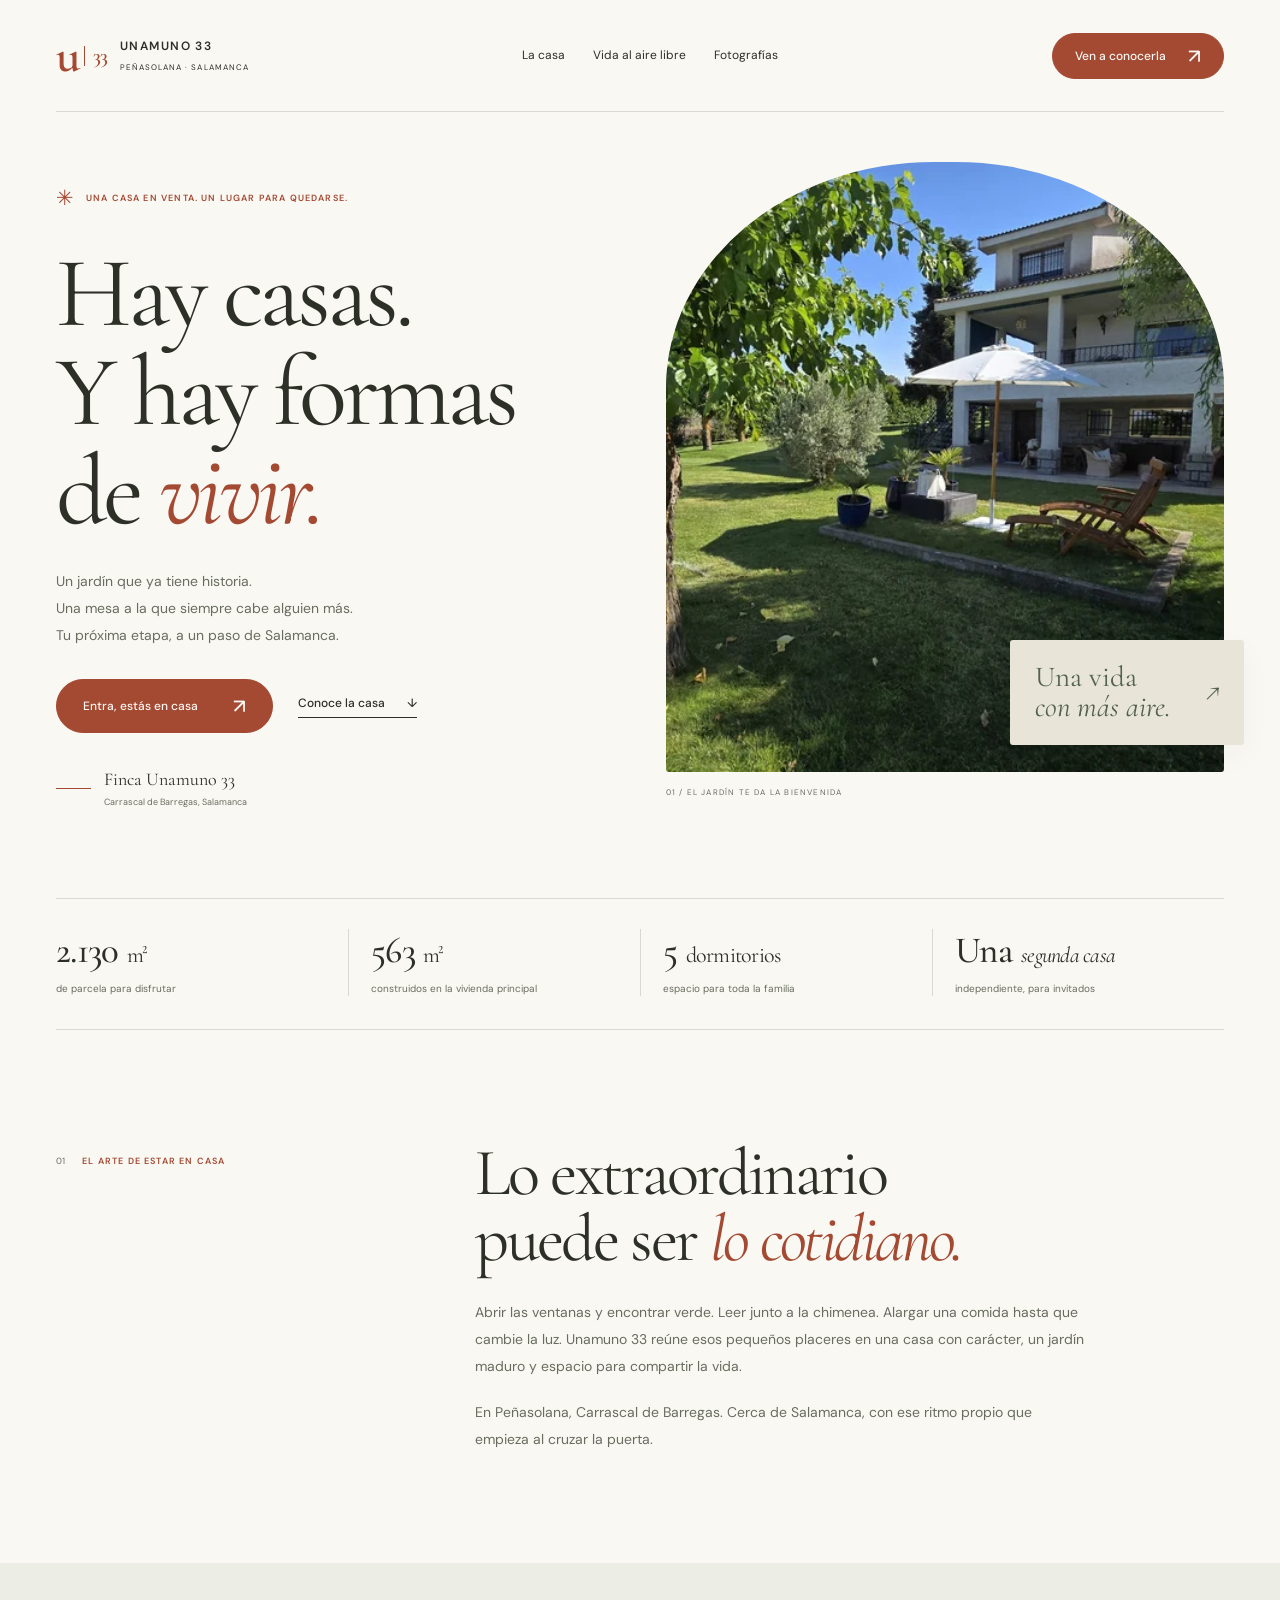
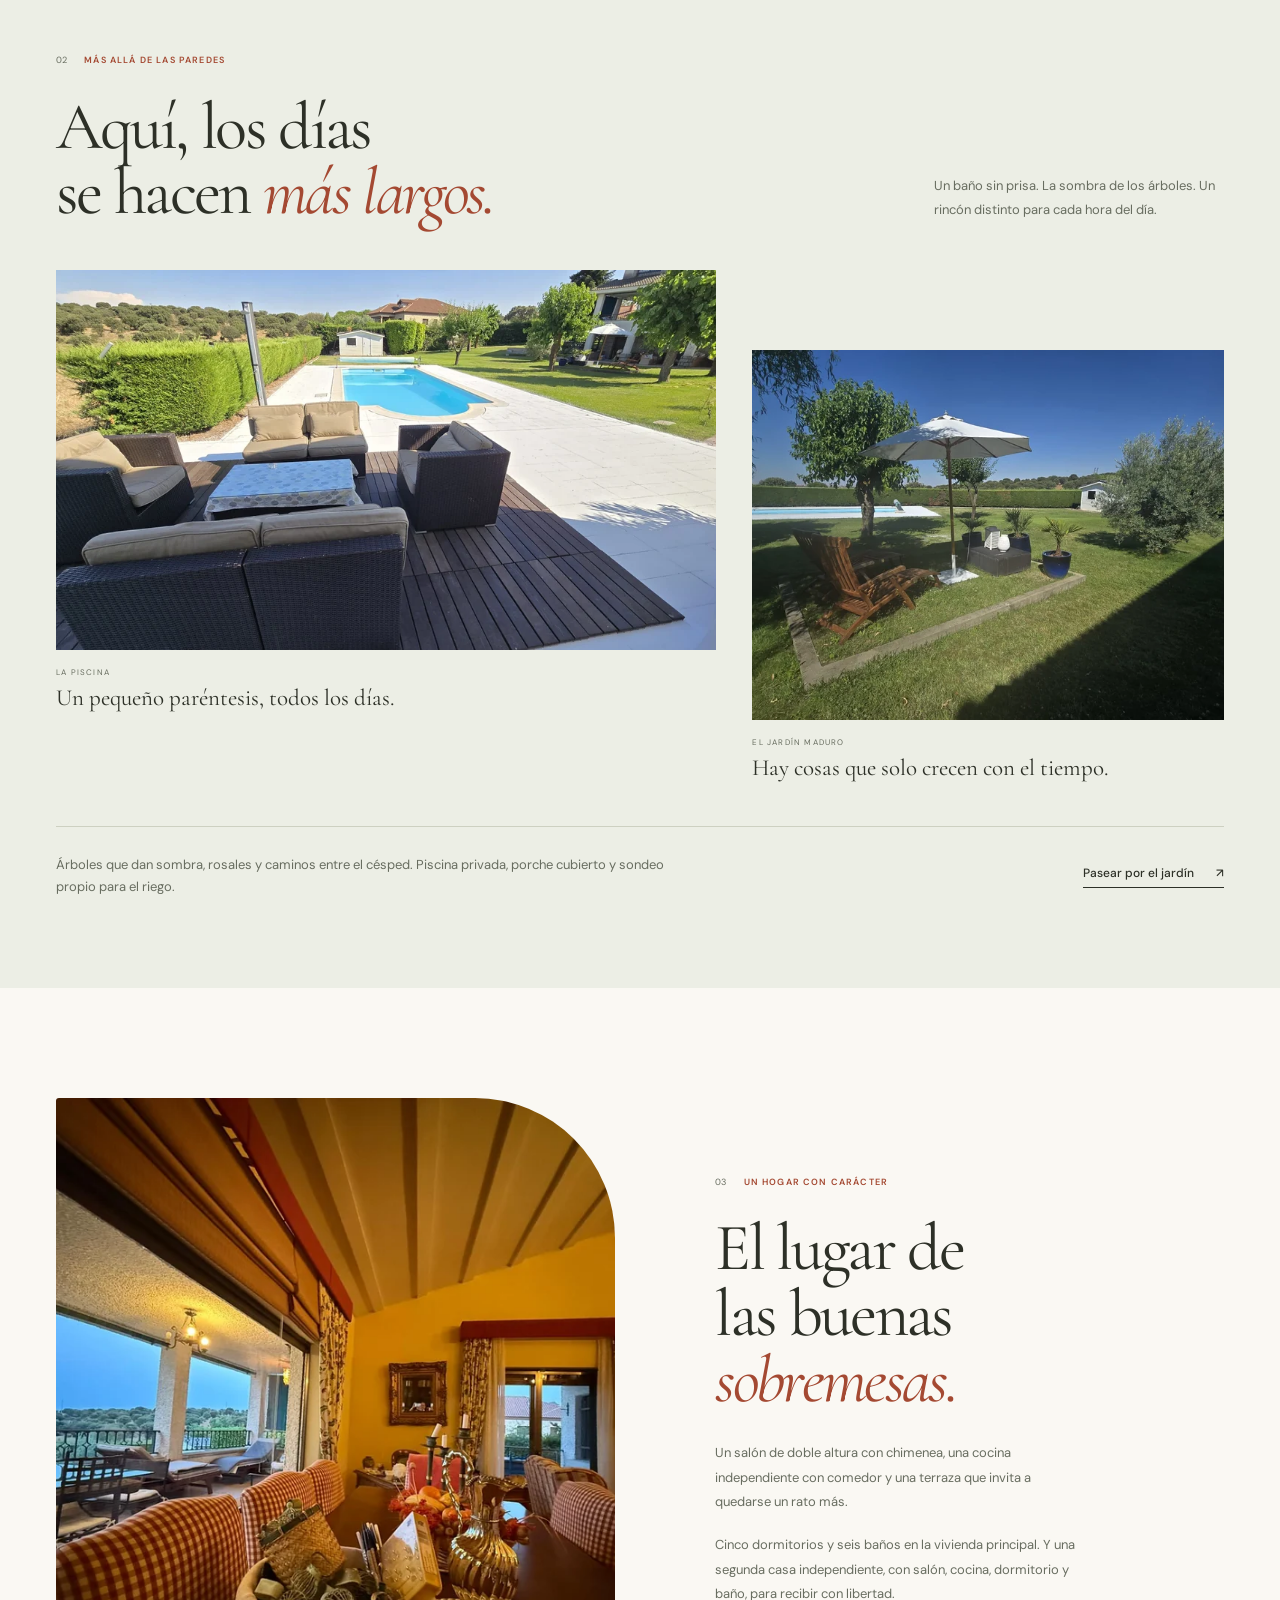
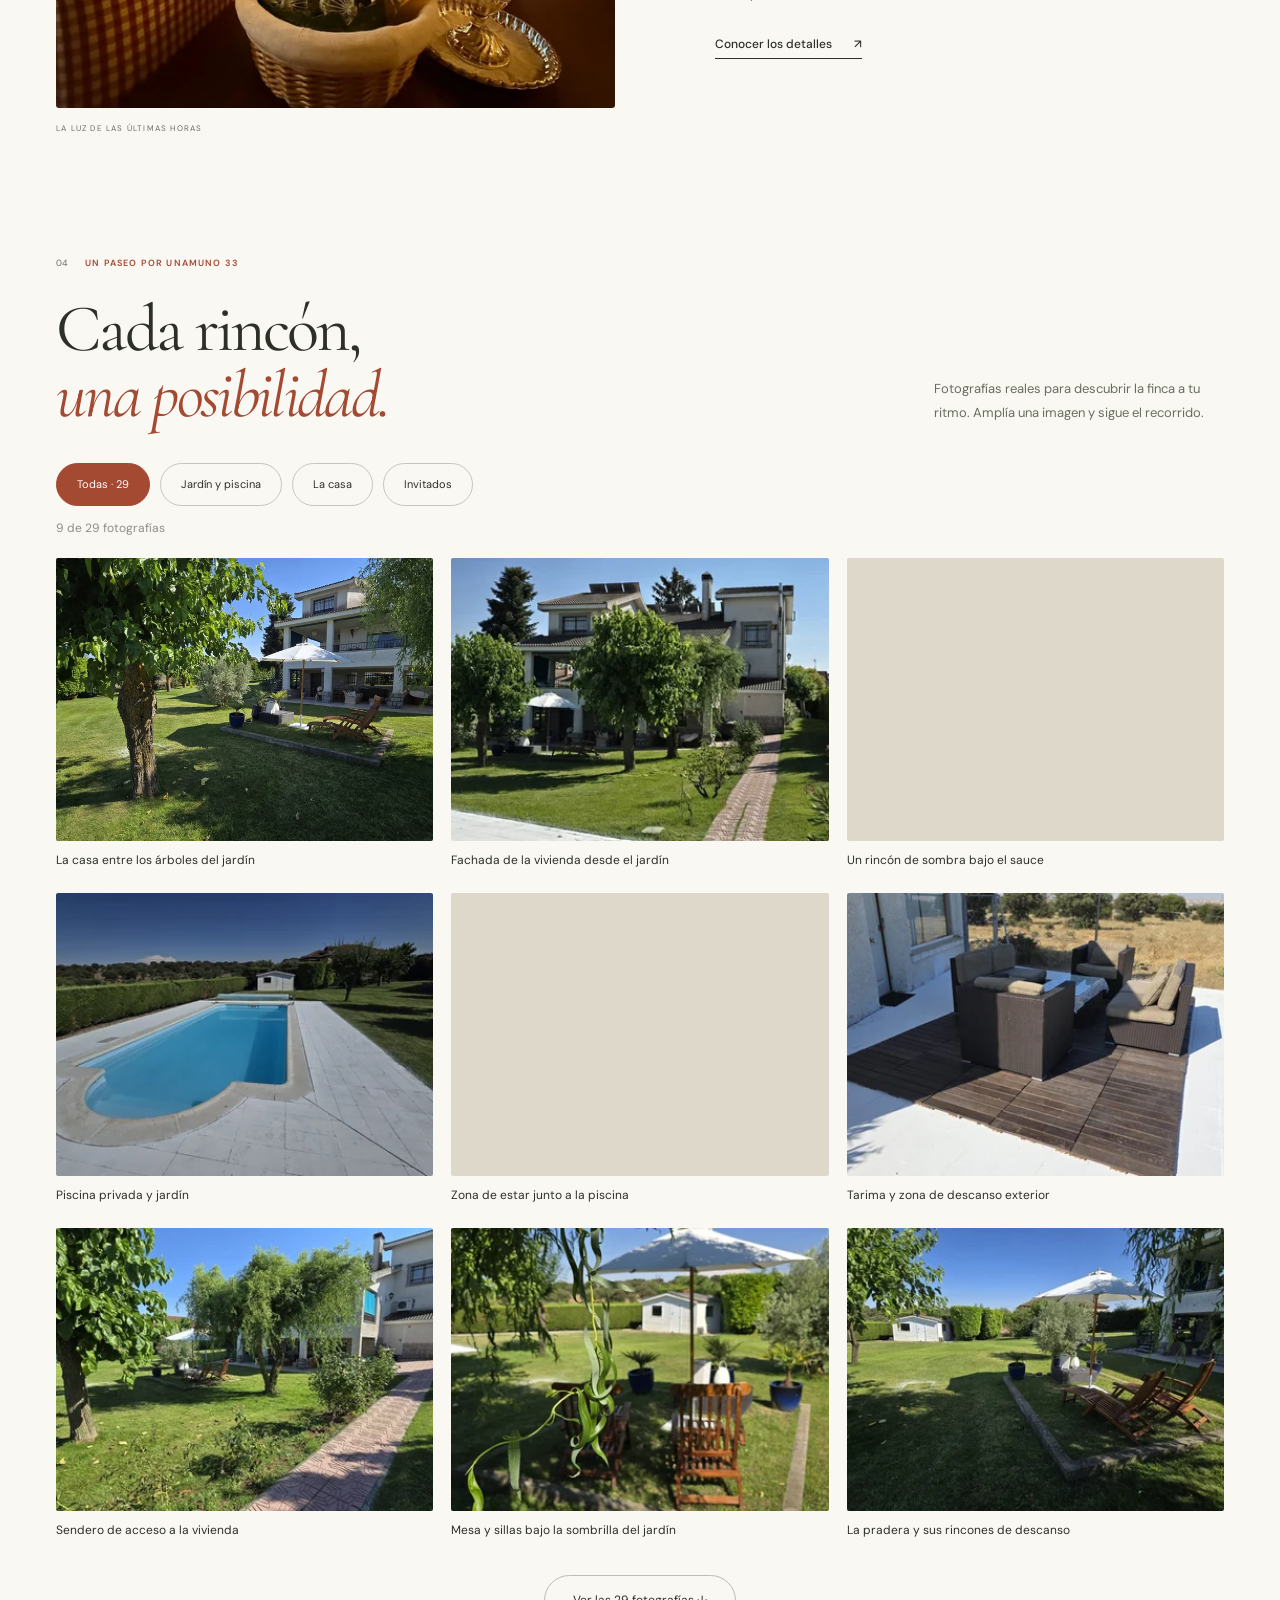
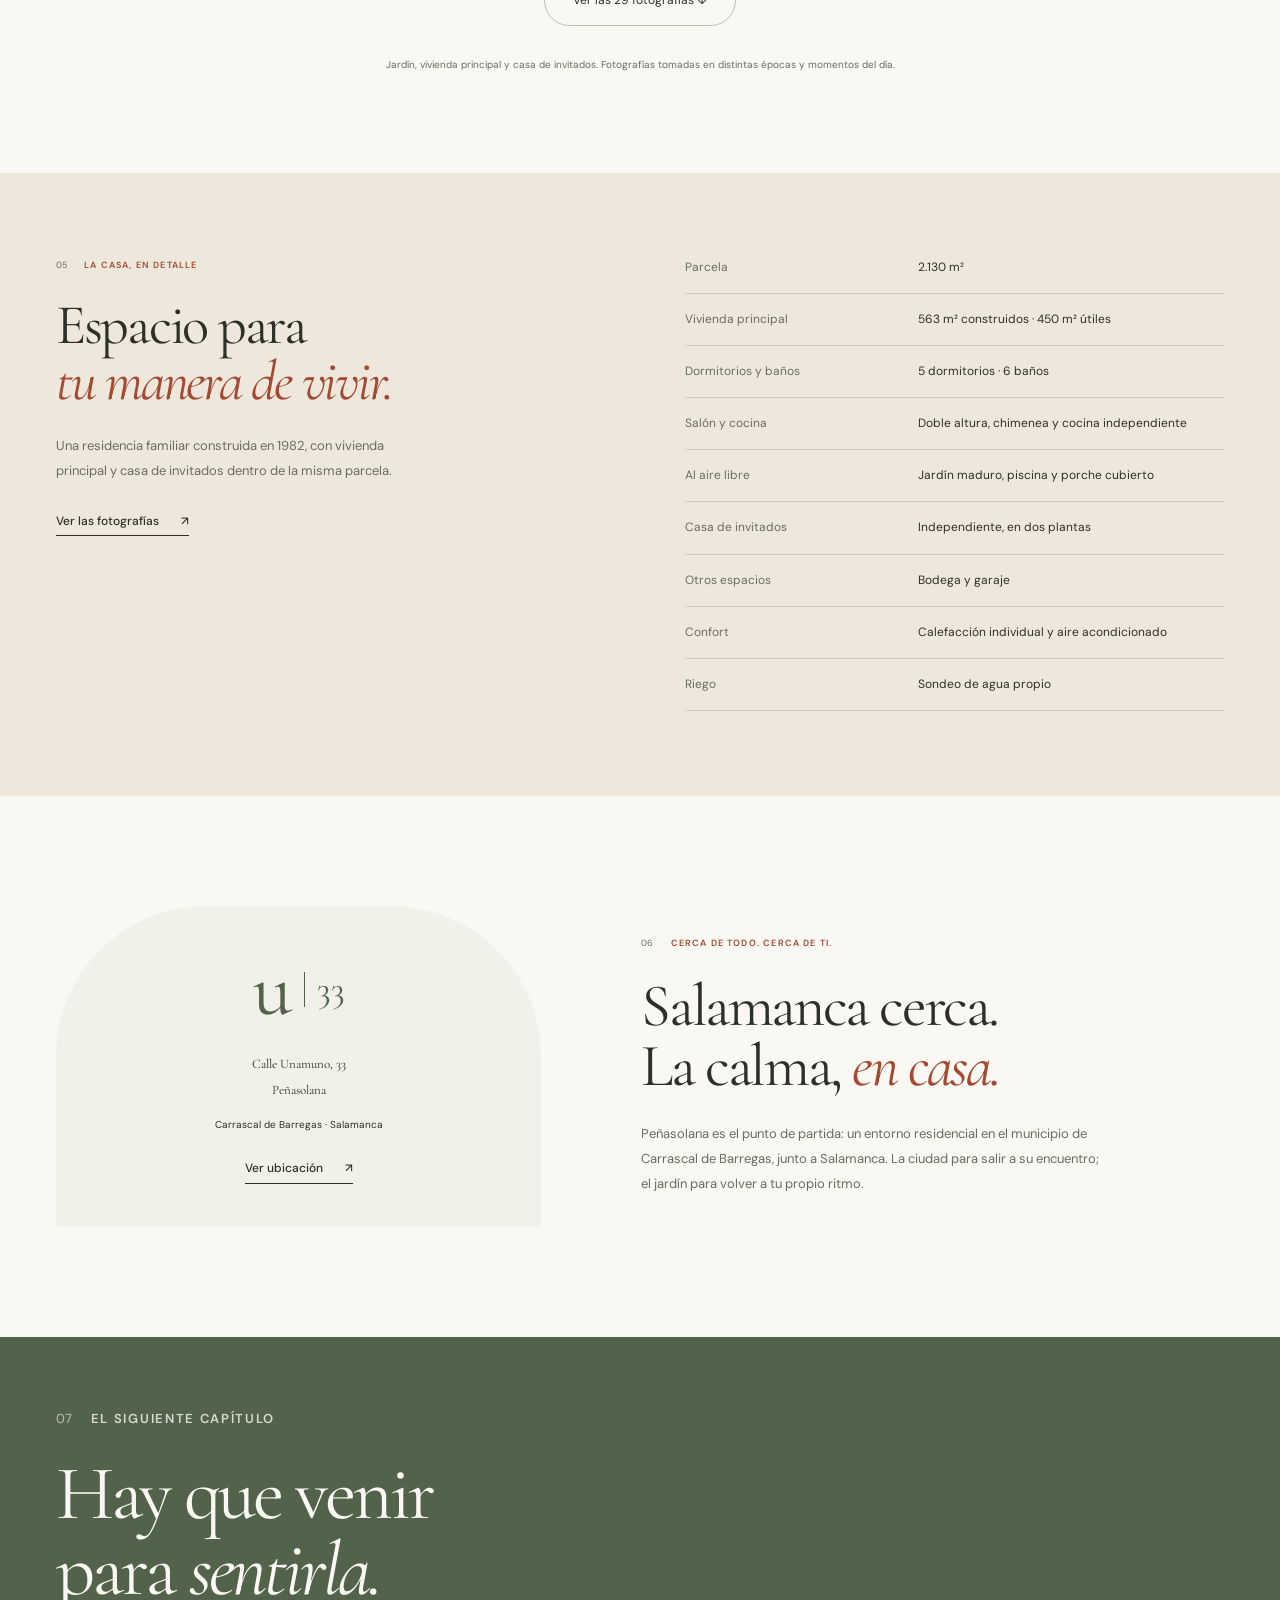
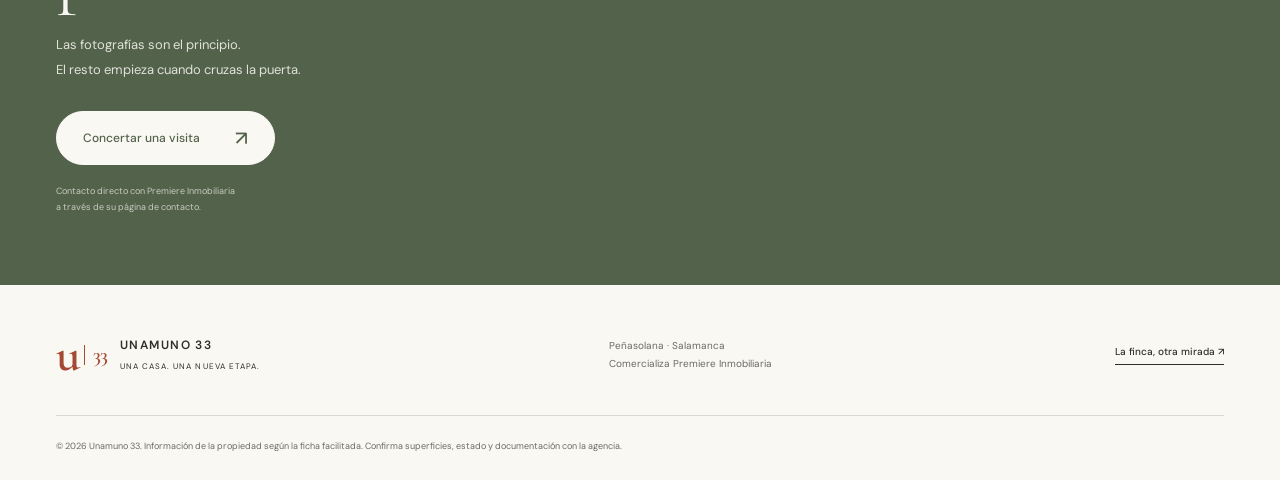
<file: calma/index.html>
<!doctype html>
<html lang="es">
<head>
  <meta charset="utf-8">
  <meta name="viewport" content="width=device-width, initial-scale=1">
  <title>Unamuno 33 · Una casa para vivir despacio, Salamanca</title>
  <meta name="description" content="Casa en venta en Peñasolana, Salamanca. Jardín maduro, piscina y casa de invitados. Descubre Unamuno 33 y ven a conocerla.">
  <link rel="canonical" href="https://calleunamuno33.vercel.app/calma">
  <meta property="og:title" content="Unamuno 33 · Una casa para vivir despacio">
  <meta property="og:description" content="El jardín, las sobremesas, la luz. Una residencia familiar con piscina y casa de invitados junto a Salamanca.">
  <meta property="og:image" content="https://calleunamuno33.vercel.app/images/v2/jardin-casa-1800.webp">
  <meta property="og:url" content="https://calleunamuno33.vercel.app/calma">
  <meta property="og:type" content="website">
  <meta name="theme-color" content="#faf8f3">
  <link rel="icon" href="/calma/mark.svg" type="image/svg+xml">
  <link rel="preconnect" href="https://fonts.googleapis.com">
  <link rel="preconnect" href="https://fonts.gstatic.com" crossorigin>
  <link href="https://fonts.googleapis.com/css2?family=Cormorant+Garamond:ital,wght@0,400;0,500;0,600;1,400;1,500&family=DM+Sans:wght@400;450;500;600;700&display=swap" rel="stylesheet">
  <link rel="stylesheet" href="/gallery.css">
  <link rel="stylesheet" href="/calma/style.css">
  <script src="/gallery.js" defer></script>
</head>
<body>
<a class="skip" href="#principal">Saltar al contenido</a>
<header class="header wrap">
  <a class="brand" href="#inicio" aria-label="Unamuno 33, inicio"><span class="brand-mark">u<span>33</span></span><span>UNAMUNO 33<small>PEÑASOLANA · SALAMANCA</small></span></a>
  <nav aria-label="Navegación principal"><a href="#casa">La casa</a><a href="#jardin">Vida al aire libre</a><a href="#galeria">Fotografías</a></nav>
  <a class="button button-small" href="#visita">Ven a conocerla <span>↗</span></a>
</header>
<main id="principal">
  <section class="hero wrap" id="inicio" aria-labelledby="hero-title">
    <div class="hero-copy">
      <p class="eyebrow"><span class="tiny-sun" aria-hidden="true">✳</span> UNA CASA EN VENTA. UN LUGAR PARA QUEDARSE.</p>
      <h1 id="hero-title">Hay casas.<br>Y hay formas<br>de <em>vivir.</em></h1>
      <p class="hero-intro">Un jardín que ya tiene historia.<br>Una mesa a la que siempre cabe alguien más.<br>Tu próxima etapa, a un paso de Salamanca.</p>
      <div class="hero-actions"><a class="button" href="#galeria">Entra, estás en casa <span>↗</span></a><a class="text-link" href="#galeria">Conoce la casa <span>↓</span></a></div>
      <div class="hero-note"><span class="note-line"></span><p>Finca Unamuno 33<small>Carrascal de Barregas, Salamanca</small></p></div>
    </div>
    <div class="hero-picture">
      <a class="arch-image" href="/images/v2/jardin-casa-1800.webp" data-photo="jardin-casa" aria-label="Ampliar la casa entre los árboles del jardín"><img src="/images/v2/jardin-casa-1800.webp" srcset="/images/v2/jardin-casa-480.webp 480w, /images/v2/jardin-casa-900.webp 900w, /images/v2/jardin-casa-1800.webp 1800w" sizes="(max-width: 600px) 100vw, 50vw" width="2000" height="1126" alt="La casa entre los árboles del jardín" fetchpriority="high" decoding="async"></a>
      <span class="photo-index">01 / EL JARDÍN TE DA LA BIENVENIDA</span>
      <div class="garden-label"><span>Una vida<br><em>con más aire.</em></span><span aria-hidden="true">↗</span></div>
    </div>
  </section>

  <section class="facts wrap" aria-label="La propiedad en cifras">
    <div><strong>2.130 <span>m²</span></strong><p>de parcela para disfrutar</p></div>
    <div><strong>563 <span>m²</span></strong><p>construidos en la vivienda principal</p></div>
    <div><strong>5 <span>dormitorios</span></strong><p>espacio para toda la familia</p></div>
    <div><strong>Una <em>segunda casa</em></strong><p>independiente, para invitados</p></div>
  </section>

  <section class="welcome wrap" id="casa">
    <p class="chapter"><span>01</span> EL ARTE DE ESTAR EN CASA</p>
    <div><h2>Lo extraordinario<br>puede ser <em>lo cotidiano.</em></h2><p>Abrir las ventanas y encontrar verde. Leer junto a la chimenea. Alargar una comida hasta que cambie la luz. Unamuno 33 reúne esos pequeños placeres en una casa con carácter, un jardín maduro y espacio para compartir la vida.</p><p>En Peñasolana, Carrascal de Barregas. Cerca de Salamanca, con ese ritmo propio que empieza al cruzar la puerta.</p></div>
  </section>

  <section class="outdoors" id="jardin">
    <div class="wrap">
      <div class="section-heading"><div><p class="chapter"><span>02</span> MÁS ALLÁ DE LAS PAREDES</p><h2>Aquí, los días<br>se hacen <em>más largos.</em></h2></div><p>Un baño sin prisa. La sombra de los árboles. Un rincón distinto para cada hora del día.</p></div>
      <div class="garden-diptych">
        <figure><a href="/images/v2/piscina-estar-1800.webp" data-photo="piscina-estar" aria-label="Ampliar zona de estar y piscina"><img src="/images/v2/piscina-estar-1800.webp" srcset="/images/v2/piscina-estar-480.webp 480w, /images/v2/piscina-estar-900.webp 900w, /images/v2/piscina-estar-1800.webp 1800w" sizes="(max-width: 600px) 100vw, 50vw" width="2000" height="1126" alt="Zona de estar junto a la piscina" loading="lazy" decoding="async"></a><figcaption><span>LA PISCINA</span>Un pequeño paréntesis, todos los días.</figcaption></figure>
        <figure><a href="/images/v2/jardin-sauce-1800.webp" data-photo="jardin-sauce" aria-label="Ampliar rincón del jardín"><img src="/images/v2/jardin-sauce-1800.webp" srcset="/images/v2/jardin-sauce-480.webp 480w, /images/v2/jardin-sauce-900.webp 900w, /images/v2/jardin-sauce-1800.webp 1800w" sizes="(max-width: 600px) 100vw, 50vw" width="2000" height="1126" alt="Un rincón de sombra bajo el sauce" loading="lazy" decoding="async"></a><figcaption><span>EL JARDÍN MADURO</span>Hay cosas que solo crecen con el tiempo.</figcaption></figure>
      </div>
      <div class="garden-bottom"><p>Árboles que dan sombra, rosales y caminos entre el césped. Piscina privada, porche cubierto y sondeo propio para el riego.</p><a class="text-link" href="#galeria">Pasear por el jardín <span>↗</span></a></div>
    </div>
  </section>

  <section class="inside wrap">
    <div class="inside-picture"><a href="/images/v2/comedor-tarde-1600.webp" data-photo="comedor-tarde" aria-label="Ampliar comedor al atardecer"><img src="/images/v2/comedor-tarde-1600.webp" srcset="/images/v2/comedor-tarde-480.webp 480w, /images/v2/comedor-tarde-900.webp 900w, /images/v2/comedor-tarde-1600.webp 1600w" sizes="(max-width: 600px) 100vw, 50vw" width="1600" height="1200" alt="El comedor abierto a la terraza al caer la tarde" loading="lazy" decoding="async"></a><span class="photo-index">LA LUZ DE LAS ÚLTIMAS HORAS</span></div>
    <div class="inside-copy"><p class="chapter"><span>03</span> UN HOGAR CON CARÁCTER</p><h2>El lugar de<br>las buenas<br><em>sobremesas.</em></h2><p>Un salón de doble altura con chimenea, una cocina independiente con comedor y una terraza que invita a quedarse un rato más.</p><p>Cinco dormitorios y seis baños en la vivienda principal. Y una segunda casa independiente, con salón, cocina, dormitorio y baño, para recibir con libertad.</p><a class="text-link" href="#detalles">Conocer los detalles <span>↗</span></a></div>
  </section>

  <section class="gallery-section wrap" id="galeria">
    <div class="section-heading"><div><p class="chapter"><span>04</span> UN PASEO POR UNAMUNO 33</p><h2>Cada rincón,<br><em>una posibilidad.</em></h2></div><p>Fotografías reales para descubrir la finca a tu ritmo. Amplía una imagen y sigue el recorrido.</p></div>
    <div class="photo-controls" aria-label="Filtrar fotografías"><button type="button" data-filter="all" aria-pressed="true">Todas · 29</button><button type="button" data-filter="exterior" aria-pressed="false">Jardín y piscina</button><button type="button" data-filter="interior" aria-pressed="false">La casa</button><button type="button" data-filter="invitados" aria-pressed="false">Invitados</button></div><p class="photo-status" aria-live="polite"></p><div class="photo-gallery"><a class="photo-thumb" href="/images/v2/jardin-casa-1800.webp" data-photo="jardin-casa" data-category="exterior" aria-label="Ampliar: La casa entre los árboles del jardín"><img src="/images/v2/jardin-casa-1800.webp" srcset="/images/v2/jardin-casa-480.webp 480w, /images/v2/jardin-casa-900.webp 900w, /images/v2/jardin-casa-1800.webp 1800w" sizes="(max-width: 700px) 50vw, 33vw" width="2000" height="1126" alt="La casa entre los árboles del jardín" loading="lazy" decoding="async"><span>La casa entre los árboles del jardín</span></a><a class="photo-thumb" href="/images/v2/fachada-1800.webp" data-photo="fachada" data-category="exterior" aria-label="Ampliar: Fachada de la vivienda desde el jardín"><img src="/images/v2/fachada-1800.webp" srcset="/images/v2/fachada-480.webp 480w, /images/v2/fachada-900.webp 900w, /images/v2/fachada-1800.webp 1800w" sizes="(max-width: 700px) 50vw, 33vw" width="2000" height="1126" alt="Fachada de la vivienda desde el jardín" loading="lazy" decoding="async"><span>Fachada de la vivienda desde el jardín</span></a><a class="photo-thumb" href="/images/v2/jardin-sauce-1800.webp" data-photo="jardin-sauce" data-category="exterior" aria-label="Ampliar: Un rincón de sombra bajo el sauce"><img src="/images/v2/jardin-sauce-1800.webp" srcset="/images/v2/jardin-sauce-480.webp 480w, /images/v2/jardin-sauce-900.webp 900w, /images/v2/jardin-sauce-1800.webp 1800w" sizes="(max-width: 700px) 50vw, 33vw" width="2000" height="1126" alt="Un rincón de sombra bajo el sauce" loading="lazy" decoding="async"><span>Un rincón de sombra bajo el sauce</span></a><a class="photo-thumb" href="/images/v2/piscina-1800.webp" data-photo="piscina" data-category="exterior" aria-label="Ampliar: Piscina privada y jardín"><img src="/images/v2/piscina-1800.webp" srcset="/images/v2/piscina-480.webp 480w, /images/v2/piscina-900.webp 900w, /images/v2/piscina-1800.webp 1800w" sizes="(max-width: 700px) 50vw, 33vw" width="2000" height="1126" alt="Piscina privada y jardín" loading="lazy" decoding="async"><span>Piscina privada y jardín</span></a><a class="photo-thumb" href="/images/v2/piscina-estar-1800.webp" data-photo="piscina-estar" data-category="exterior" aria-label="Ampliar: Zona de estar junto a la piscina"><img src="/images/v2/piscina-estar-1800.webp" srcset="/images/v2/piscina-estar-480.webp 480w, /images/v2/piscina-estar-900.webp 900w, /images/v2/piscina-estar-1800.webp 1800w" sizes="(max-width: 700px) 50vw, 33vw" width="2000" height="1126" alt="Zona de estar junto a la piscina" loading="lazy" decoding="async"><span>Zona de estar junto a la piscina</span></a><a class="photo-thumb" href="/images/v2/terraza-piscina-1800.webp" data-photo="terraza-piscina" data-category="exterior" aria-label="Ampliar: Tarima y zona de descanso exterior"><img src="/images/v2/terraza-piscina-1800.webp" srcset="/images/v2/terraza-piscina-480.webp 480w, /images/v2/terraza-piscina-900.webp 900w, /images/v2/terraza-piscina-1800.webp 1800w" sizes="(max-width: 700px) 50vw, 33vw" width="2000" height="1126" alt="Tarima y zona de descanso exterior" loading="lazy" decoding="async"><span>Tarima y zona de descanso exterior</span></a><a class="photo-thumb" href="/images/v2/sendero-casa-1800.webp" data-photo="sendero-casa" data-category="exterior" aria-label="Ampliar: Sendero de acceso a la vivienda"><img src="/images/v2/sendero-casa-1800.webp" srcset="/images/v2/sendero-casa-480.webp 480w, /images/v2/sendero-casa-900.webp 900w, /images/v2/sendero-casa-1800.webp 1800w" sizes="(max-width: 700px) 50vw, 33vw" width="2000" height="1126" alt="Sendero de acceso a la vivienda" loading="lazy" decoding="async"><span>Sendero de acceso a la vivienda</span></a><a class="photo-thumb" href="/images/v2/jardin-sombra-1800.webp" data-photo="jardin-sombra" data-category="exterior" aria-label="Ampliar: Mesa y sillas bajo la sombrilla del jardín"><img src="/images/v2/jardin-sombra-1800.webp" srcset="/images/v2/jardin-sombra-480.webp 480w, /images/v2/jardin-sombra-900.webp 900w, /images/v2/jardin-sombra-1800.webp 1800w" sizes="(max-width: 700px) 50vw, 33vw" width="2000" height="1126" alt="Mesa y sillas bajo la sombrilla del jardín" loading="lazy" decoding="async"><span>Mesa y sillas bajo la sombrilla del jardín</span></a><a class="photo-thumb" href="/images/v2/jardin-descanso-1800.webp" data-photo="jardin-descanso" data-category="exterior" aria-label="Ampliar: La pradera y sus rincones de descanso"><img src="/images/v2/jardin-descanso-1800.webp" srcset="/images/v2/jardin-descanso-480.webp 480w, /images/v2/jardin-descanso-900.webp 900w, /images/v2/jardin-descanso-1800.webp 1800w" sizes="(max-width: 700px) 50vw, 33vw" width="2000" height="1126" alt="La pradera y sus rincones de descanso" loading="lazy" decoding="async"><span>La pradera y sus rincones de descanso</span></a><a class="photo-thumb" href="/images/v2/camino-rosales-1200.webp" data-photo="camino-rosales" data-category="exterior" aria-label="Ampliar: Camino de entrada entre rosales"><img src="/images/v2/camino-rosales-1200.webp" srcset="/images/v2/camino-rosales-480.webp 480w, /images/v2/camino-rosales-900.webp 900w, /images/v2/camino-rosales-1200.webp 1200w" sizes="(max-width: 700px) 50vw, 33vw" width="1200" height="1600" alt="Camino de entrada entre rosales" loading="lazy" decoding="async"><span>Camino de entrada entre rosales</span></a><a class="photo-thumb" href="/images/v2/casa-parcela-1600.webp" data-photo="casa-parcela" data-category="exterior" aria-label="Ampliar: Vista abierta de la casa y la parcela"><img src="/images/v2/casa-parcela-1600.webp" srcset="/images/v2/casa-parcela-480.webp 480w, /images/v2/casa-parcela-900.webp 900w, /images/v2/casa-parcela-1600.webp 1600w" sizes="(max-width: 700px) 50vw, 33vw" width="1600" height="1200" alt="Vista abierta de la casa y la parcela" loading="lazy" decoding="async"><span>Vista abierta de la casa y la parcela</span></a><a class="photo-thumb" href="/images/v2/comedor-tarde-1600.webp" data-photo="comedor-tarde" data-category="interior" aria-label="Ampliar: El comedor abierto a la terraza al caer la tarde"><img src="/images/v2/comedor-tarde-1600.webp" srcset="/images/v2/comedor-tarde-480.webp 480w, /images/v2/comedor-tarde-900.webp 900w, /images/v2/comedor-tarde-1600.webp 1600w" sizes="(max-width: 700px) 50vw, 33vw" width="1600" height="1200" alt="El comedor abierto a la terraza al caer la tarde" loading="lazy" decoding="async"><span>El comedor abierto a la terraza al caer la tarde</span></a><a class="photo-thumb" href="/images/v2/mesa-terraza-1600.webp" data-photo="mesa-terraza" data-category="exterior" aria-label="Ampliar: La mesa de la terraza con vistas al jardín"><img src="/images/v2/mesa-terraza-1600.webp" srcset="/images/v2/mesa-terraza-480.webp 480w, /images/v2/mesa-terraza-900.webp 900w, /images/v2/mesa-terraza-1600.webp 1600w" sizes="(max-width: 700px) 50vw, 33vw" width="1600" height="1200" alt="La mesa de la terraza con vistas al jardín" loading="lazy" decoding="async"><span>La mesa de la terraza con vistas al jardín</span></a><a class="photo-thumb" href="/images/v2/porche-noche-1200.webp" data-photo="porche-noche" data-category="exterior" aria-label="Ampliar: El porche al anochecer"><img src="/images/v2/porche-noche-1200.webp" srcset="/images/v2/porche-noche-480.webp 480w, /images/v2/porche-noche-900.webp 900w, /images/v2/porche-noche-1200.webp 1200w" sizes="(max-width: 700px) 50vw, 33vw" width="1200" height="1600" alt="El porche al anochecer" loading="lazy" decoding="async"><span>El porche al anochecer</span></a><a class="photo-thumb" href="/images/v2/porche-1600.webp" data-photo="porche" data-category="exterior" aria-label="Ampliar: Porche cubierto y mesa exterior"><img src="/images/v2/porche-1600.webp" srcset="/images/v2/porche-480.webp 480w, /images/v2/porche-900.webp 900w, /images/v2/porche-1600.webp 1600w" sizes="(max-width: 700px) 50vw, 33vw" width="1600" height="1200" alt="Porche cubierto y mesa exterior" loading="lazy" decoding="async"><span>Porche cubierto y mesa exterior</span></a><a class="photo-thumb" href="/images/v2/salon-chimenea-1200.webp" data-photo="salon-chimenea" data-category="interior" aria-label="Ampliar: Salón principal con chimenea"><img src="/images/v2/salon-chimenea-1200.webp" srcset="/images/v2/salon-chimenea-480.webp 480w, /images/v2/salon-chimenea-900.webp 900w, /images/v2/salon-chimenea-1200.webp 1200w" sizes="(max-width: 700px) 50vw, 33vw" width="1200" height="1600" alt="Salón principal con chimenea" loading="lazy" decoding="async"><span>Salón principal con chimenea</span></a><a class="photo-thumb" href="/images/v2/salon-altura-1200.webp" data-photo="salon-altura" data-category="interior" aria-label="Ampliar: El salón principal visto desde la galería superior"><img src="/images/v2/salon-altura-1200.webp" srcset="/images/v2/salon-altura-480.webp 480w, /images/v2/salon-altura-900.webp 900w, /images/v2/salon-altura-1200.webp 1200w" sizes="(max-width: 700px) 50vw, 33vw" width="1200" height="1600" alt="El salón principal visto desde la galería superior" loading="lazy" decoding="async"><span>El salón principal visto desde la galería superior</span></a><a class="photo-thumb" href="/images/v2/salon-galeria-1200.webp" data-photo="salon-galeria" data-category="interior" aria-label="Ampliar: Zona de estar y comedor del salón"><img src="/images/v2/salon-galeria-1200.webp" srcset="/images/v2/salon-galeria-480.webp 480w, /images/v2/salon-galeria-900.webp 900w, /images/v2/salon-galeria-1200.webp 1200w" sizes="(max-width: 700px) 50vw, 33vw" width="1200" height="1600" alt="Zona de estar y comedor del salón" loading="lazy" decoding="async"><span>Zona de estar y comedor del salón</span></a><a class="photo-thumb" href="/images/v2/bano-1200.webp" data-photo="bano" data-category="interior" aria-label="Ampliar: Baño con ducha de la vivienda"><img src="/images/v2/bano-1200.webp" srcset="/images/v2/bano-480.webp 480w, /images/v2/bano-900.webp 900w, /images/v2/bano-1200.webp 1200w" sizes="(max-width: 700px) 50vw, 33vw" width="1200" height="1600" alt="Baño con ducha de la vivienda" loading="lazy" decoding="async"><span>Baño con ducha de la vivienda</span></a><a class="photo-thumb" href="/images/v2/dormitorio-1200.webp" data-photo="dormitorio" data-category="interior" aria-label="Ampliar: Dormitorio con armarios de madera"><img src="/images/v2/dormitorio-1200.webp" srcset="/images/v2/dormitorio-480.webp 480w, /images/v2/dormitorio-900.webp 900w, /images/v2/dormitorio-1200.webp 1200w" sizes="(max-width: 700px) 50vw, 33vw" width="1200" height="1600" alt="Dormitorio con armarios de madera" loading="lazy" decoding="async"><span>Dormitorio con armarios de madera</span></a><a class="photo-thumb" href="/images/v2/jardin-atardecer-1600.webp" data-photo="jardin-atardecer" data-category="exterior" aria-label="Ampliar: Última luz sobre el jardín y la piscina"><img src="/images/v2/jardin-atardecer-1600.webp" srcset="/images/v2/jardin-atardecer-480.webp 480w, /images/v2/jardin-atardecer-900.webp 900w, /images/v2/jardin-atardecer-1600.webp 1600w" sizes="(max-width: 700px) 50vw, 33vw" width="1600" height="1200" alt="Última luz sobre el jardín y la piscina" loading="lazy" decoding="async"><span>Última luz sobre el jardín y la piscina</span></a><a class="photo-thumb" href="/images/v2/piscina-luz-1200.webp" data-photo="piscina-luz" data-category="exterior" aria-label="Ampliar: Piscina y pradera a la luz del día"><img src="/images/v2/piscina-luz-1200.webp" srcset="/images/v2/piscina-luz-480.webp 480w, /images/v2/piscina-luz-900.webp 900w, /images/v2/piscina-luz-1200.webp 1200w" sizes="(max-width: 700px) 50vw, 33vw" width="1200" height="1600" alt="Piscina y pradera a la luz del día" loading="lazy" decoding="async"><span>Piscina y pradera a la luz del día</span></a><a class="photo-thumb" href="/images/v2/acceso-600.webp" data-photo="acceso" data-category="exterior" aria-label="Ampliar: Escalera exterior de acceso a la vivienda"><img src="/images/v2/acceso-600.webp" srcset="/images/v2/acceso-480.webp 480w, /images/v2/acceso-600.webp 600w" sizes="(max-width: 700px) 50vw, 33vw" width="600" height="450" alt="Escalera exterior de acceso a la vivienda" loading="lazy" decoding="async"><span>Escalera exterior de acceso a la vivienda</span></a><a class="photo-thumb" href="/images/v2/invitados-salon-600.webp" data-photo="invitados-salon" data-category="invitados" aria-label="Ampliar: Salón abuhardillado de la casa de invitados"><img src="/images/v2/invitados-salon-600.webp" srcset="/images/v2/invitados-salon-480.webp 480w, /images/v2/invitados-salon-600.webp 600w" sizes="(max-width: 700px) 50vw, 33vw" width="600" height="450" alt="Salón abuhardillado de la casa de invitados" loading="lazy" decoding="async"><span>Salón abuhardillado de la casa de invitados</span></a><a class="photo-thumb" href="/images/v2/invitados-cocina-600.webp" data-photo="invitados-cocina" data-category="invitados" aria-label="Ampliar: Zona de estar y cocina de la casa de invitados"><img src="/images/v2/invitados-cocina-600.webp" srcset="/images/v2/invitados-cocina-480.webp 480w, /images/v2/invitados-cocina-600.webp 600w" sizes="(max-width: 700px) 50vw, 33vw" width="600" height="450" alt="Zona de estar y cocina de la casa de invitados" loading="lazy" decoding="async"><span>Zona de estar y cocina de la casa de invitados</span></a><a class="photo-thumb" href="/images/v2/invitados-dormitorio-600.webp" data-photo="invitados-dormitorio" data-category="invitados" aria-label="Ampliar: Dormitorio abuhardillado de la casa de invitados"><img src="/images/v2/invitados-dormitorio-600.webp" srcset="/images/v2/invitados-dormitorio-480.webp 480w, /images/v2/invitados-dormitorio-600.webp 600w" sizes="(max-width: 700px) 50vw, 33vw" width="600" height="450" alt="Dormitorio abuhardillado de la casa de invitados" loading="lazy" decoding="async"><span>Dormitorio abuhardillado de la casa de invitados</span></a><a class="photo-thumb" href="/images/v2/suite-600.webp" data-photo="suite" data-category="interior" aria-label="Ampliar: Dormitorio principal"><img src="/images/v2/suite-600.webp" srcset="/images/v2/suite-480.webp 480w, /images/v2/suite-600.webp 600w" sizes="(max-width: 700px) 50vw, 33vw" width="600" height="450" alt="Dormitorio principal" loading="lazy" decoding="async"><span>Dormitorio principal</span></a><a class="photo-thumb" href="/images/v2/bano-escalera-600.webp" data-photo="bano-escalera" data-category="interior" aria-label="Ampliar: Baño con cabina de ducha y escalera de caracol"><img src="/images/v2/bano-escalera-600.webp" srcset="/images/v2/bano-escalera-480.webp 480w, /images/v2/bano-escalera-600.webp 600w" sizes="(max-width: 700px) 50vw, 33vw" width="600" height="450" alt="Baño con cabina de ducha y escalera de caracol" loading="lazy" decoding="async"><span>Baño con cabina de ducha y escalera de caracol</span></a><a class="photo-thumb" href="/images/v2/recibidor-600.webp" data-photo="recibidor" data-category="interior" aria-label="Ampliar: Recibidor y pasillo de la vivienda"><img src="/images/v2/recibidor-600.webp" srcset="/images/v2/recibidor-480.webp 480w, /images/v2/recibidor-600.webp 600w" sizes="(max-width: 700px) 50vw, 33vw" width="600" height="450" alt="Recibidor y pasillo de la vivienda" loading="lazy" decoding="async"><span>Recibidor y pasillo de la vivienda</span></a></div><button type="button" class="photo-more">Ver todas las fotografías ↓</button>
    <p class="gallery-note">Jardín, vivienda principal y casa de invitados. Fotografías tomadas en distintas épocas y momentos del día.</p>
  </section>

  <section class="details" id="detalles"><div class="wrap details-grid">
    <div><p class="chapter"><span>05</span> LA CASA, EN DETALLE</p><h2>Espacio para<br><em>tu manera de vivir.</em></h2><p>Una residencia familiar construida en 1982, con vivienda principal y casa de invitados dentro de la misma parcela.</p><a class="text-link" href="#galeria">Ver las fotografías <span>↗</span></a></div>
    <dl class="spec-list"><div><dt>Parcela</dt><dd>2.130 m²</dd></div><div><dt>Vivienda principal</dt><dd>563 m² construidos · 450 m² útiles</dd></div><div><dt>Dormitorios y baños</dt><dd>5 dormitorios · 6 baños</dd></div><div><dt>Salón y cocina</dt><dd>Doble altura, chimenea y cocina independiente</dd></div><div><dt>Al aire libre</dt><dd>Jardín maduro, piscina y porche cubierto</dd></div><div><dt>Casa de invitados</dt><dd>Independiente, en dos plantas</dd></div><div><dt>Otros espacios</dt><dd>Bodega y garaje</dd></div><div><dt>Confort</dt><dd>Calefacción individual y aire acondicionado</dd></div><div><dt>Riego</dt><dd>Sondeo de agua propio</dd></div></dl>
  </div></section>

  <section class="place wrap" id="entorno">
    <div class="place-address"><span class="address-mark" aria-hidden="true">u<span>33</span></span><p>Calle Unamuno, 33<br>Peñasolana<br><span>Carrascal de Barregas · Salamanca</span></p><a class="text-link" href="https://www.google.com/maps/search/?api=1&amp;query=Calle+Unamuno+33+Pe%C3%B1asolana+Carrascal+de+Barregas+Salamanca" target="_blank" rel="noopener">Ver ubicación <span>↗</span></a></div>
    <div><p class="chapter"><span>06</span> CERCA DE TODO. CERCA DE TI.</p><h2>Salamanca cerca.<br>La calma, <em>en casa.</em></h2><p>Peñasolana es el punto de partida: un entorno residencial en el municipio de Carrascal de Barregas, junto a Salamanca. La ciudad para salir a su encuentro; el jardín para volver a tu propio ritmo.</p></div>
  </section>

  <section class="visit" id="visita"><div class="wrap visit-grid">
    <div><p class="chapter"><span>07</span> EL SIGUIENTE CAPÍTULO</p><h2>Hay que venir<br>para <em>sentirla.</em></h2><p>Las fotografías son el principio.<br>El resto empieza cuando cruzas la puerta.</p><a class="button light-button" href="https://premiereinmo.com/contacto/" target="_blank" rel="noopener">Concertar una visita <span>↗</span></a><p class="visit-note">Contacto directo con Premiere Inmobiliaria<br>a través de su página de contacto.</p></div>
    <a class="visit-image" href="/images/v2/jardin-atardecer-1600.webp" data-photo="jardin-atardecer" aria-label="Ampliar jardín a última hora de la tarde"><img src="/images/v2/jardin-atardecer-1600.webp" srcset="/images/v2/jardin-atardecer-480.webp 480w, /images/v2/jardin-atardecer-900.webp 900w, /images/v2/jardin-atardecer-1600.webp 1600w" sizes="(max-width: 600px) 100vw, 50vw" width="1600" height="1200" alt="Última luz sobre el jardín y la piscina" loading="lazy" decoding="async"></a>
  </div></section>
</main>
<footer class="footer wrap"><a class="brand" href="#inicio"><span class="brand-mark">u<span>33</span></span><span>UNAMUNO 33<small>UNA CASA. UNA NUEVA ETAPA.</small></span></a><p>Peñasolana · Salamanca<br>Comercializa Premiere Inmobiliaria</p><a class="text-link" href="/">La finca, otra mirada ↗</a><p class="footer-note">© 2026 Unamuno 33. Información de la propiedad según la ficha facilitada. Confirma superficies, estado y documentación con la agencia.</p></footer>
</body>
</html>
</file>
<file: gallery.css>
.photo-controls{display:flex;flex-wrap:wrap;gap:8px;margin:28px 0 12px}.photo-controls button{border:1px solid currentColor;background:transparent;border-radius:30px;padding:11px 19px;font:inherit;font-size:12px;cursor:pointer}.photo-controls button[aria-pressed=true]{background:#a44932;border-color:#a44932;color:#fff}.photo-status{font-size:12px;margin:0 0 20px;opacity:.75;min-height:18px}.photo-gallery{display:grid;grid-template-columns:repeat(3,minmax(0,1fr));gap:24px 18px}.photo-thumb{display:block;text-decoration:none!important;color:inherit;min-width:0}.photo-thumb img{width:100%;height:auto;aspect-ratio:4/3;object-fit:cover;display:block;background:#ddd8ca;transition:filter .25s}.photo-thumb:hover img{filter:brightness(.92)}.photo-thumb span{display:block;font-size:12px;line-height:1.5;margin-top:10px}.photo-thumb:focus-visible{outline:2px solid #a44932;outline-offset:6px}.photo-thumb[hidden]{display:none}.photo-more{display:block;margin:36px auto 0;padding:15px 28px;border:1px solid currentColor;background:transparent;font:inherit;font-size:13px;cursor:pointer}.photo-more[hidden]{display:none}.photo-dialog{position:fixed;inset:0;width:100vw;height:100dvh;max-width:none;max-height:none;border:0;margin:0;padding:70px 60px 80px;background:#171a16f5;color:#faf8f3;z-index:10000;box-sizing:border-box}.photo-dialog::backdrop{background:#171a16}.photo-dialog[open]{display:flex;align-items:center;justify-content:center;flex-direction:column}.photo-dialog img{width:auto;height:auto;max-width:100%;max-height:calc(100dvh - 180px);object-fit:contain;box-shadow:none}.photo-dialog .viewer-caption{font:14px/1.6 system-ui,sans-serif;text-align:center;margin-top:14px;max-width:70ch}.photo-dialog .viewer-count{position:absolute;left:28px;top:25px;font:12px system-ui,sans-serif;color:#d1d3c9}.photo-dialog button{position:absolute;display:grid;place-items:center;border:1px solid #faf8f366;border-radius:50%;background:#171a16aa;color:white;width:46px;height:46px;cursor:pointer;font:25px system-ui,sans-serif}.photo-dialog button:focus-visible{outline:3px solid #ead5aa;outline-offset:4px}.viewer-close{right:24px;top:16px}.viewer-prev{left:10px;top:50%;transform:translateY(-50%)}.viewer-next{right:10px;top:50%;transform:translateY(-50%)}body.viewer-open{overflow:hidden}
@media(max-width:700px){.photo-gallery{grid-template-columns:repeat(2,minmax(0,1fr));gap:20px 12px}.photo-controls button{padding:10px 14px;font-size:11px}.photo-thumb span{font-size:11px}.photo-dialog{padding:70px 12px 100px}.photo-dialog img{max-height:calc(100dvh - 220px)}.photo-dialog .viewer-caption{font-size:12px;padding:0 30px}.photo-dialog .viewer-prev,.photo-dialog .viewer-next{top:auto;bottom:20px;transform:none}.viewer-prev{left:calc(50% - 60px)}.viewer-next{right:calc(50% - 60px)}}
@media(prefers-reduced-motion:reduce){.photo-thumb img{transition:none}}
</file>
<file: calma/style.css>
:root{--paper:#faf8f3;--ink:#2d3027;--terra:#a44932;--olive:#53634b;--muted:#686d60;--line:#d9dacf;--serif:'Cormorant Garamond',Georgia,serif;--sans:'DM Sans',system-ui,sans-serif}*{box-sizing:border-box}html{scroll-behavior:smooth;scroll-padding-top:32px}body{margin:0;background:var(--paper);color:var(--ink);font-family:var(--sans);font-size:15px;line-height:1.7;-webkit-font-smoothing:antialiased}a{color:inherit;text-decoration:none}button{font:inherit}img{max-width:100%;display:block}::selection{background:#e3c3ad}h1,h2,p,figure{margin:0}h1,h2{font-family:var(--serif);font-weight:400;line-height:.99;letter-spacing:-.04em}h2{font-size:clamp(44px,5.2vw,76px)}h1 em,h2 em{font-weight:400;color:var(--terra)}p{color:var(--muted)}p+p{margin-top:18px}a:focus-visible,button:focus-visible{outline:2px solid var(--terra);outline-offset:6px}.wrap{width:min(1320px,calc(100% - 112px));margin-inline:auto}.skip{position:fixed;top:8px;left:8px;z-index:20;background:var(--paper);padding:12px;transform:translateY(-150%)}.skip:focus{transform:none}.header{height:112px;display:flex;align-items:center;justify-content:space-between;gap:32px;border-bottom:1px solid var(--line)}.brand{display:flex;align-items:center;gap:14px;font-size:12px;font-weight:600;line-height:1.3;letter-spacing:.12em;flex-shrink:0}.brand small{display:block;font-size:8px;letter-spacing:.13em;margin-top:7px;font-weight:400}.brand-mark{font-family:var(--serif);font-size:49px;line-height:1;color:var(--terra);letter-spacing:-.1em;display:flex;align-items:center}.brand-mark>span{font-size:20px;border-left:1px solid var(--terra);margin-left:8px;padding-left:8px;letter-spacing:-.08em}.header nav{display:flex;gap:28px;font-size:12px}.header nav a:hover{color:var(--terra)}.button{display:inline-flex;justify-content:space-between;align-items:center;gap:35px;border:1px solid var(--terra);background:var(--terra);color:var(--paper);border-radius:40px;padding:16px 26px;font-size:12px;font-weight:500;line-height:1.5;transition:background .2s,transform .2s}.button:hover{background:#843b2a;transform:translateY(-2px)}.button span{font-size:20px;line-height:1}.button-small{padding:12px 22px;gap:22px}.text-link{display:inline-flex;align-items:center;gap:22px;font-size:12px;border-bottom:1px solid currentColor;padding-bottom:4px;font-weight:500;line-height:1.6}.text-link:hover{color:var(--terra)}.hero{display:grid;grid-template-columns:1.02fr 1fr;align-items:center;gap:40px;padding-top:50px;padding-bottom:70px}.eyebrow,.chapter{font-size:9px;letter-spacing:.13em;font-weight:600;color:var(--terra);line-height:1.7}.tiny-sun{font-size:21px;vertical-align:middle;display:inline-block;margin-right:8px}.hero h1{font-size:clamp(64px,7.8vw,112px);margin-top:28px}.hero-intro{font-size:14px;line-height:1.9;margin-top:27px}.hero-actions{display:flex;align-items:center;flex-wrap:wrap;gap:25px;margin-top:31px}.hero-note{display:flex;align-items:center;gap:13px;margin-top:35px}.note-line{display:block;width:35px;height:1px;background:var(--terra)}.hero-note p{font-family:var(--serif);font-size:18px;color:var(--ink);line-height:1.3}.hero-note small{display:block;font-family:var(--sans);font-size:9px;margin-top:5px;color:var(--muted)}.hero-picture{position:relative;padding-bottom:28px;min-width:0}.arch-image{display:block;overflow:hidden;border-radius:48% 48% 3px 3px / 37% 37% 3px 3px}.arch-image img{width:100%;height:610px;object-fit:cover;object-position:64% center}.photo-index{display:block;font-size:8px;letter-spacing:.15em;color:var(--muted);margin-top:14px}.garden-label{position:absolute;right:-20px;bottom:83px;display:flex;align-items:center;gap:35px;padding:22px 25px;background:#e8e5d8;color:var(--olive);font-family:var(--serif);font-size:29px;line-height:1.05;border-radius:3px;box-shadow:0 10px 30px #2d30270a}.garden-label>span+span{font-size:28px}.facts{display:grid;grid-template-columns:repeat(4,1fr);padding:30px 0 33px;border-block:1px solid var(--line)}.facts>div{padding:0 22px;border-left:1px solid var(--line)}.facts>div:first-child{padding-left:0;border:0}.facts strong{font-family:var(--serif);font-size:37px;font-weight:500;line-height:1.2;letter-spacing:-.02em;white-space:nowrap}.facts strong span,.facts strong em{font-size:22px;font-weight:400}.facts p{font-size:10px;margin-top:8px;line-height:1.5}.chapter{margin-bottom:25px}.chapter span{display:inline-block;margin-right:14px;font-weight:400;letter-spacing:0;color:var(--muted)}.welcome{display:grid;grid-template-columns:.7fr 1.5fr;gap:70px;padding-block:110px}.welcome>.chapter{padding-top:14px}.welcome h2{margin-bottom:27px}.welcome div p{max-width:610px;font-size:14px;line-height:1.95}.outdoors{background:#eceee5;padding-block:90px}.section-heading{display:flex;align-items:flex-end;justify-content:space-between;gap:50px;margin-bottom:45px}.section-heading>p{font-size:13px;max-width:290px;line-height:1.85;padding-bottom:3px}.garden-diptych{display:grid;grid-template-columns:1.4fr 1fr;gap:36px}.garden-diptych figure:nth-child(2){margin-top:80px}.garden-diptych a{display:block;overflow:hidden}.garden-diptych img{width:100%;height:380px;object-fit:cover}.garden-diptych figure:nth-child(2) img{height:370px}.garden-diptych figcaption{font-family:var(--serif);font-size:23px;margin-top:17px;line-height:1.35}.garden-diptych figcaption span{display:block;font-family:var(--sans);font-size:8px;letter-spacing:.15em;color:var(--muted);margin-bottom:5px}.garden-bottom{display:flex;justify-content:space-between;align-items:center;gap:35px;margin-top:42px;padding-top:27px;border-top:1px solid #cdd0c1}.garden-bottom p{font-size:13px;max-width:630px}.garden-bottom a{flex-shrink:0}.inside{display:grid;grid-template-columns:1.1fr 1fr;gap:100px;align-items:center;padding-block:110px}.inside-picture img{width:100%;height:610px;object-fit:cover;border-radius:3px 140px 3px 3px}.inside-copy p:not(.chapter){font-size:13px;line-height:1.9;max-width:370px}.inside-copy h2{margin-bottom:28px}.inside-copy .text-link{margin-top:28px}.gallery-section{padding-top:10px;padding-bottom:100px}.gallery-section .section-heading{margin-bottom:35px}.gallery-section .photo-thumb img{border-radius:2px}.gallery-note{margin-top:30px;font-size:10px;text-align:center}.photo-controls{gap:10px}.photo-controls button{font-family:var(--sans);font-size:11px;border-color:#c4c8ba;color:var(--ink);padding:11px 20px}.photo-controls button[aria-pressed=true]{color:white}.photo-more{border-radius:30px;border-color:#b9bfb1;padding:14px 28px;color:var(--ink);font-size:12px}.details{background:#eee8dc;padding-block:85px}.details-grid{display:grid;grid-template-columns:1fr 1fr;gap:90px}.details-grid h2{font-size:clamp(40px,4.4vw,66px);margin-bottom:25px}.details-grid>div p:not(.chapter){font-size:13px;line-height:1.9;max-width:370px}.details-grid .text-link{margin-top:28px}.spec-list{margin:0}.spec-list>div{display:grid;grid-template-columns:.7fr 1fr;border-bottom:1px solid #d3cebf;padding:16px 0;gap:18px;font-size:12px;line-height:1.6}.spec-list>div:first-child{padding-top:0}.spec-list dt{color:var(--muted)}.spec-list dd{margin:0}.place{padding-block:110px;display:grid;grid-template-columns:1fr 1.2fr;gap:100px;align-items:center}.place-address{padding:43px;background:#f1f0e9;display:flex;flex-direction:column;align-items:center;text-align:center;border-radius:150px 150px 3px 3px}.address-mark{display:flex;align-items:center;font-family:var(--serif);font-size:80px;color:var(--olive);line-height:1;margin-bottom:23px}.address-mark span{font-size:35px;border-left:1px solid currentColor;padding-left:12px;margin-left:12px}.place-address p{font-family:var(--serif);font-size:25px;color:var(--ink);line-height:1.3}.place-address p span{display:block;font-family:var(--sans);font-size:10px;margin-top:12px}.place-address a{margin-top:25px}.place h2{font-size:clamp(42px,4.7vw,68px);margin-bottom:25px}.place>div>p:not(.chapter){font-size:13px;max-width:470px;line-height:1.95}.visit{background:var(--olive);color:var(--paper);padding-block:70px}.visit-grid{display:grid;grid-template-columns:1fr 1fr;gap:80px;align-items:center}.visit .chapter,.visit h2 em,.visit p{color:var(--paper)}.visit .chapter{opacity:.8}.visit .chapter span{color:#d3d8c7}.visit h2{font-size:clamp(58px,6vw,88px);margin-bottom:25px}.visit p{font-size:13px;line-height:1.9;opacity:.85}.light-button{background:var(--paper);border-color:var(--paper);color:var(--olive);margin-top:28px}.light-button:hover{background:#e9e4d7}.visit .visit-note{font-size:9px;line-height:1.8;margin-top:18px;opacity:.7}.visit-image img{width:100%;height:400px;object-fit:cover;border-radius:200px 200px 3px 3px}.footer{padding-top:45px;padding-bottom:26px;display:grid;grid-template-columns:1.1fr 1fr auto;gap:36px;align-items:center}.footer>p:not(.footer-note){font-size:10px;line-height:1.8}.footer .text-link{font-size:10px}.footer-note{grid-column:1/-1;border-top:1px solid var(--line);padding-top:22px;font-size:9px;line-height:1.8}.photo-thumb img,.garden-diptych img,.inside-picture img,.visit-image img{transition:filter .3s}.garden-diptych a:hover img,.inside-picture a:hover img,.visit-image:hover img{filter:brightness(.94)}
@media(min-width:1500px){.hero{gap:80px}.arch-image img{height:670px}.hero h1{font-size:118px}}
@media(max-width:1100px){.wrap{width:calc(100% - 64px)}.header nav{gap:17px;font-size:11px}.header{gap:20px}.hero{gap:32px}.hero h1{font-size:80px}.arch-image img{height:560px}.eyebrow{font-size:8px}.hero-intro{font-size:12px}.hero-actions{gap:20px}.hero-actions .button{padding:15px 20px;gap:20px}.garden-label{right:-10px;font-size:24px;padding:18px}.facts strong{font-size:30px}.facts strong span,.facts strong em{font-size:18px}.facts>div{padding-inline:15px}.inside{gap:50px}.inside-picture img{height:540px}.details-grid{gap:45px}.place{gap:55px}.garden-diptych img{height:310px}.garden-diptych figure:nth-child(2) img{height:300px}.visit-grid{gap:45px}}
@media(max-width:800px){.header{height:90px}.header nav{display:none}.wrap{width:calc(100% - 44px)}.hero{gap:25px;padding-top:35px;padding-bottom:40px}.hero h1{font-size:65px;margin-top:23px}.arch-image img{height:500px}.hero-intro{font-size:12px}.hero-actions{gap:18px}.hero-actions .text-link{font-size:10px}.hero-note{margin-top:25px}.garden-label{font-size:20px;gap:12px;bottom:65px;padding:16px}.facts{grid-template-columns:repeat(2,1fr);gap:25px;padding-block:25px}.facts>div:nth-child(3){border:0;padding-left:0}.facts strong{font-size:34px}.welcome{gap:35px;padding-block:75px;grid-template-columns:.5fr 1fr}.chapter{font-size:8px}.outdoors{padding-block:65px}.section-heading{gap:30px}.section-heading>p{font-size:12px;max-width:230px}.garden-diptych{gap:20px}.garden-diptych img{height:290px}.garden-diptych figure:nth-child(2) img{height:260px}.garden-diptych figure:nth-child(2){margin-top:60px}.garden-diptych figcaption{font-size:20px}.garden-bottom p{font-size:12px}.garden-bottom{align-items:flex-start}.inside{gap:35px;padding-block:75px}.inside-picture img{height:500px}.inside h2{font-size:52px}.details-grid{gap:35px}.spec-list>div{grid-template-columns:.8fr 1fr;font-size:11px}.place{gap:35px;padding-block:75px}.place-address{padding:35px 20px}.visit-grid{gap:35px}.visit-image img{height:350px}.footer{gap:24px;grid-template-columns:1fr 1fr}.footer .text-link{grid-column:2}.footer .brand{grid-row:1/3}.footer-note{grid-column:1/-1}}
@media(max-width:600px){html{scroll-padding-top:20px}.wrap{width:calc(100% - 40px)}.header{height:85px;gap:14px}.brand{font-size:10px;gap:10px}.brand-mark{font-size:40px}.brand-mark>span{font-size:17px}.brand small{font-size:6px}.header .button{font-size:10px;padding:10px 14px;gap:12px}.header .button span{font-size:17px}.hero{display:flex;flex-direction:column;gap:34px;align-items:stretch;padding-top:30px;padding-bottom:35px}.hero-copy{padding-inline:3px}.eyebrow{font-size:7px;letter-spacing:.09em}.tiny-sun{font-size:17px}.hero h1{font-size:clamp(64px,17vw,94px);line-height:.97;margin-top:23px}.hero-intro{font-size:13px;line-height:1.85;margin-top:23px}.hero-actions{margin-top:25px;gap:24px}.hero-actions .button{padding:15px 23px;font-size:11px}.hero-actions .text-link{font-size:11px}.hero-note{display:none}.hero-picture{padding-inline:10px;padding-bottom:25px}.arch-image{border-radius:48% 48% 2px 2px / 36% 36% 2px 2px}.arch-image img{height:420px;object-position:65% center}.garden-label{right:0;bottom:65px;font-size:24px;padding:18px 20px;gap:25px}.photo-index{font-size:7px}.facts{gap:25px 0;padding-block:25px}.facts>div{padding-inline:15px}.facts strong{font-size:31px}.facts strong span,.facts strong em{font-size:18px}.facts p{font-size:9px;margin-top:7px}.welcome{display:block;padding-block:65px}.welcome>.chapter{padding:0;margin-bottom:23px}.welcome h2{font-size:45px;margin-bottom:25px}.welcome div p{font-size:13px;line-height:1.95}.chapter{font-size:8px;letter-spacing:.1em;margin-bottom:22px}.chapter span{margin-right:12px}.section-heading{display:block;margin-bottom:30px}.section-heading h2{font-size:48px}.section-heading>p{max-width:310px;margin-top:23px;padding:0;font-size:12px}.outdoors{padding-block:60px}.garden-diptych{display:block}.garden-diptych img{height:280px}.garden-diptych figure:nth-child(2){margin-top:35px;margin-left:45px}.garden-diptych figure:nth-child(2) img{height:300px}.garden-diptych figcaption{font-size:23px;margin-top:13px}.garden-bottom{display:block;margin-top:30px;padding-top:25px}.garden-bottom p{font-size:12px}.garden-bottom a{margin-top:22px}.inside{display:flex;flex-direction:column-reverse;gap:32px;padding-block:65px;align-items:stretch}.inside h2{font-size:58px}.inside-copy p:not(.chapter){max-width:none;font-size:13px}.inside-picture img{height:440px;border-radius:2px 100px 2px 2px}.inside-copy .text-link{margin-top:24px}.gallery-section{padding-top:0;padding-bottom:60px}.photo-controls{gap:8px}.photo-controls button{font-size:10px;padding:10px 15px}.gallery-section .section-heading{margin-bottom:25px}.gallery-note{font-size:9px}.details{padding-block:60px}.details-grid{display:block}.details-grid h2{font-size:46px}.details-grid>div p:not(.chapter){max-width:none}.spec-list{margin-top:35px}.spec-list>div{font-size:11px;padding-block:15px;gap:20px;grid-template-columns:.8fr 1fr}.place{display:flex;flex-direction:column-reverse;gap:35px;padding-block:65px;align-items:stretch}.place h2{font-size:48px}.place-address{max-width:340px;width:100%;margin-inline:auto;border-radius:140px 140px 2px 2px;padding:40px 25px}.place-address p{font-size:26px}.place>div>p:not(.chapter){font-size:13px}.visit{padding-block:55px}.visit-grid{display:block}.visit h2{font-size:65px}.visit p{font-size:13px}.visit-image{display:block;margin-top:35px}.visit-image img{height:280px;border-radius:150px 150px 2px 2px}.footer{padding-top:35px;display:flex;flex-wrap:wrap;gap:25px}.footer>p:not(.footer-note){font-size:9px;margin:0}.footer .text-link{font-size:10px}.footer-note{width:100%;font-size:8px;padding-top:20px}.footer .brand{flex-grow:1}.photo-more{font-size:11px;padding:13px 24px}}
@media(prefers-reduced-motion:reduce){html{scroll-behavior:auto}*,*::before,*::after{transition:none!important;animation:none!important}}
</file>
